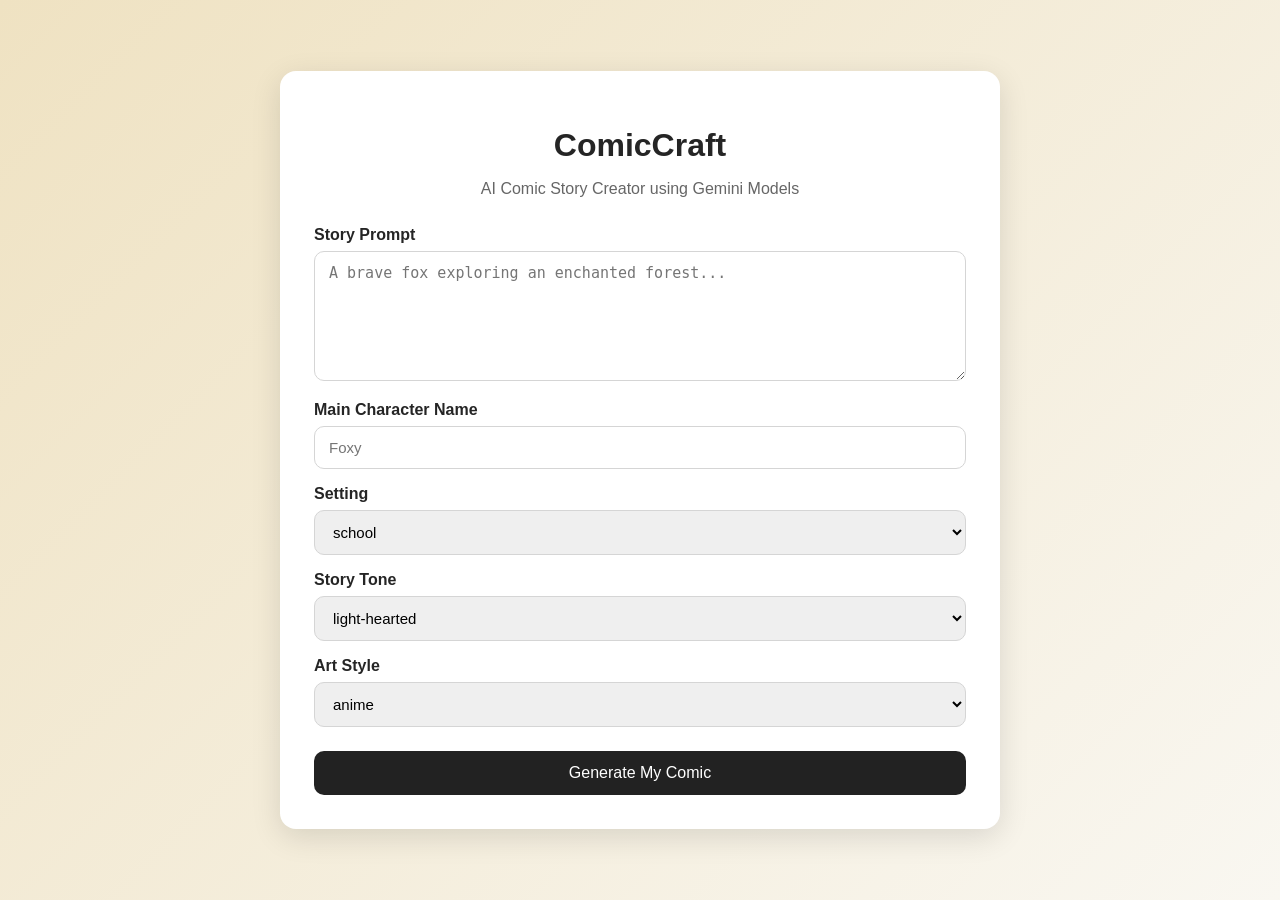
<file: templates/index.html>
<!DOCTYPE html>
<html lang="en">
<head>
  <meta charset="UTF-8">
  <meta name="viewport" content="width=device-width, initial-scale=1.0">
  <title>ComicCraft - Create Your Comic</title>
  <link rel="stylesheet" href="/static/style.css">
</head>
<body class="hero">
  <main class="card">
    <h1>ComicCraft</h1>
    <p class="subtitle">AI Comic Story Creator using Gemini Models</p>

    <form action="/generate" method="post">
      <label>Story Prompt</label>
      <textarea name="story_prompt" placeholder="A brave fox exploring an enchanted forest..." required></textarea>

      <label>Main Character Name</label>
      <input name="character_name" placeholder="Foxy" required>

      <label>Setting</label>
      <select name="setting" required>
        <option>school</option>
        <option>forest</option>
        <option>space</option>
        <option>city</option>
      </select>

      <label>Story Tone</label>
      <select name="tone" required>
        <option>light-hearted</option>
        <option>dramatic</option>
        <option>poetic</option>
        <option>funny</option>
      </select>

      <label>Art Style</label>
      <select name="art_style" required>
        <option>anime</option>
        <option>pixel art</option>
        <option>comic book</option>
        <option>realistic</option>
      </select>

      <button type="submit">Generate My Comic</button>
    </form>
  </main>
</body>
</html>
</file>
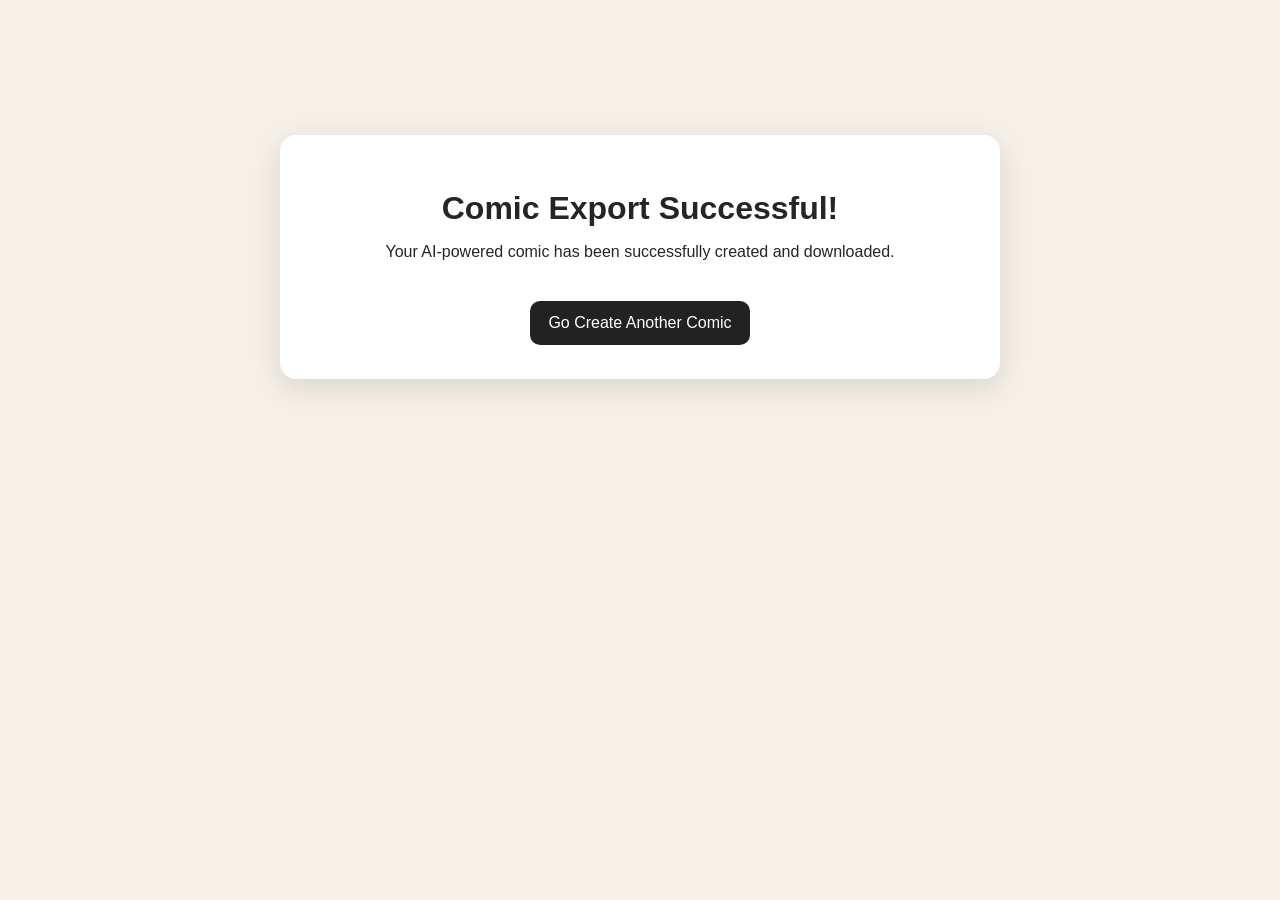
<file: templates/export_success.html>
<!DOCTYPE html>
<html lang="en">
<head>
  <meta charset="UTF-8">
  <meta name="viewport" content="width=device-width, initial-scale=1.0">
  <title>ComicCraft - Export Success</title>
  <link rel="stylesheet" href="/static/style.css">
</head>
<body>
  <main class="card success">
    <h1>Comic Export Successful!</h1>
    <p>Your AI-powered comic has been successfully created and downloaded.</p>
    <a class="button" href="/">Go Create Another Comic</a>
  </main>
</body>
</html>
</file>
<file: static/style.css>
* { box-sizing: border-box; }
body {
  margin: 0;
  font-family: Arial, sans-serif;
  background: #f5f1e8;
  color: #252525;
}
.hero {
  min-height: 100vh;
  display: flex;
  justify-content: center;
  align-items: center;
  background: linear-gradient(135deg, #efe2c2, #f9f7f1);
}
.card, .panel {
  background: white;
  border-radius: 16px;
  box-shadow: 0 8px 30px rgba(0,0,0,.12);
}
.card {
  width: min(720px, 92%);
  padding: 34px;
}
.container {
  width: min(1000px, 92%);
  margin: 40px auto;
}
h1 { text-align: center; margin-bottom: 8px; }
.subtitle { text-align: center; color: #666; margin-bottom: 28px; }
label {
  display: block;
  margin-top: 16px;
  margin-bottom: 7px;
  font-weight: 700;
}
input, textarea, select {
  width: 100%;
  padding: 12px 14px;
  border: 1px solid #d5d5d5;
  border-radius: 10px;
  font-size: 15px;
}
textarea { min-height: 130px; resize: vertical; }
button, .button {
  display: inline-block;
  border: 0;
  border-radius: 10px;
  padding: 13px 18px;
  margin-top: 24px;
  background: #222;
  color: white;
  text-decoration: none;
  cursor: pointer;
}
button { width: 100%; font-size: 16px; }
.panel {
  padding: 22px;
  margin: 28px 0;
}
.panel img {
  display: block;
  width: min(100%, 720px);
  margin: 16px auto;
  border-radius: 10px;
}
.scene { color: #555; }
details {
  margin-top: 14px;
  background: #f7f7f7;
  padding: 10px;
  border-radius: 8px;
}
.actions { text-align: center; margin: 30px 0 60px; }
.secondary { background: #777; margin-left: 8px; }
.success { text-align: center; margin: 15vh auto; }
@media (max-width: 700px) {
  .secondary { display: block; margin: 10px 0 0; }
}
</file>
